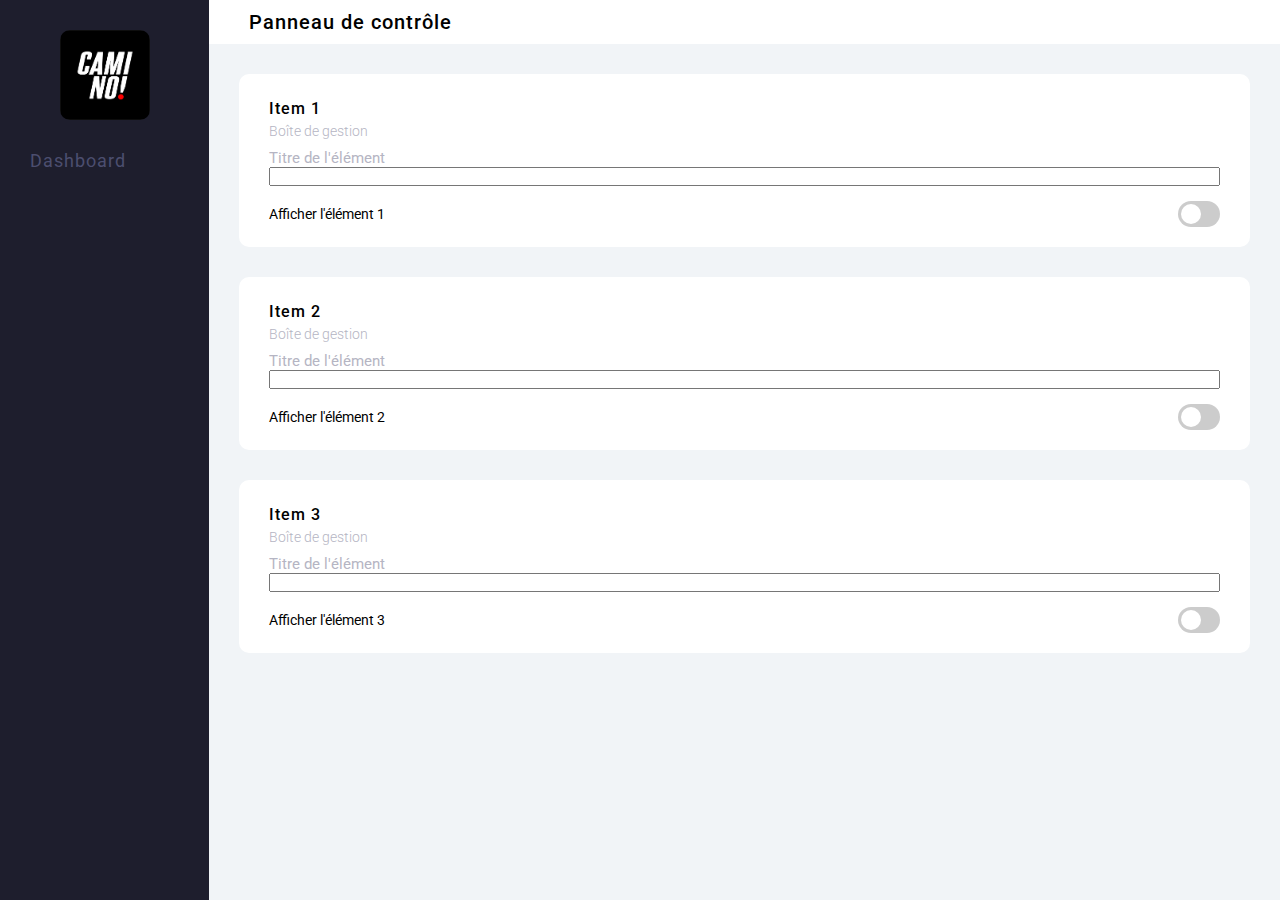
<file: dashboard.html>
<!DOCTYPE html>
<html lang="fr">
  <head>
    <meta charset="UTF-8" />
    <meta http-equiv="X-UA-Compatible" content="IE=edge" />
    <meta name="viewport" content="width=device-width, initial-scale=1.0" />
    <title>Dashboard - Camino</title>
    <link rel="stylesheet" href="./frontEnd/styles/dashboard.css" />
  </head>
  <body class="flex">

    <header class="side-bar flex">
      <div class="side-bar_logo">
        <img class="side-bar_img" src="./frontEnd/public/img/logo.jpeg" alt="Camino" />
      </div>
      <h1 class="side-bar_title">Dashboard</h1>
    </header>
  
    <main class="main-container">
      <section class="main-container_header flex">
        <h2>Panneau de contrôle</h2>
      </section>
    </main>
  
    <script src="./frontEnd/dashboard.js" type="module"></script>
  </body>
</html>
</file>
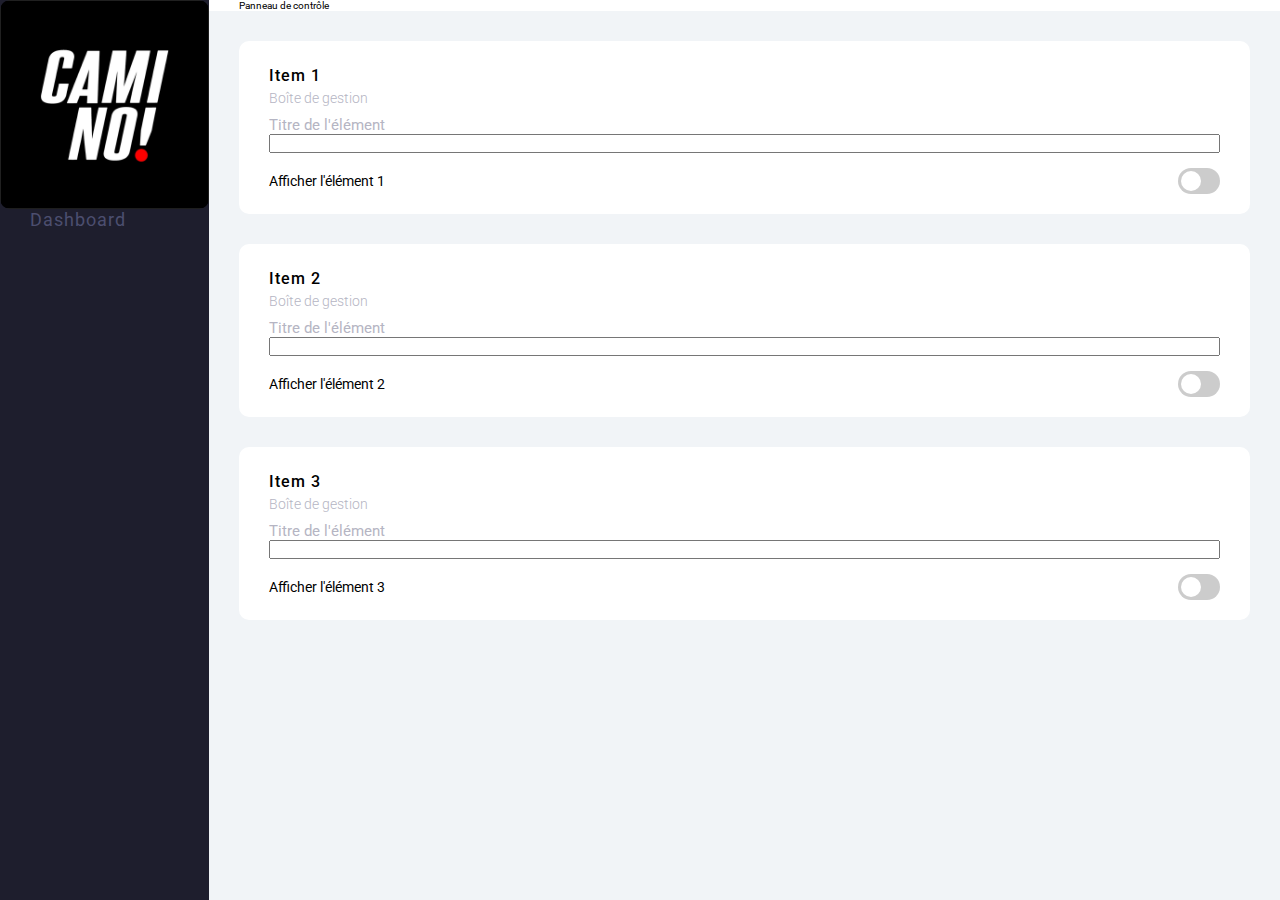
<file: frontEnd/dashboard.html>
<!DOCTYPE html>
<html lang="fr">
  <head>
    <meta charset="UTF-8" />
    <meta http-equiv="X-UA-Compatible" content="IE=edge" />
    <meta name="viewport" content="width=device-width, initial-scale=1.0" />
    <link rel="stylesheet" href="styles/dashboard.css" />
    <title>Document</title>
  </head>
  <body class="flex">
    <header class="side-bar flex">
      <img class="side-bar_img" src="/frontEnd/public/img/logo.jpeg" alt="" />
      <p class="side-bar_title">Dashboard</p>
    </header>
    <main class="main-container flex">
      <section class="main-container_header flex">
        <p>Panneau de contrôle</p>
      </section>
      <!-- <section class="main-container_card flex">
        <article class="card flex">
          <div class="card_item flex">
            <h1 class="item_name">Item 1</h1>
            <p class="item_p">Boîte de gestion</p>
          </div>
          <label class="item_titre flex" for="title-input">
            <h2 class="item_titre_h2">Titre de l'élément</h2>
            <input class="item-titre_input" type="text" id="title-input" />
          </label>
          <label class="item-display flex" for="display-element">
            <p>Afficher l'élément 1</p>
            <div class="toggle">
              <div class="slider"></div>
            </div>
            <input
              type="checkbox"
              name="display-element"
              id="display-element"
              hidden
            />
          </label>
        </article>
      </section> -->
    </main>
    <script src="./dashboard.js" type="module"></script>
  </body>
</html>
</file>
<file: frontEnd/styles/dashboard.css>
@import "./reset.css";
@import "./root.css";

/* ANIMATION DES SECTIONS AU CHARGEMENT DE LA PAGE */
@keyframes anim_opacity {
  0% { opacity: 0; }
  100% { opacity: 1; }
}

body {
  display: flex;
  height: 100vh;
  background-color: var(--third-color);
}

.flex {
  display: flex;
}

.main {
  width: 100%;
}

.side-bar {
  width: 250px;
  background-color: #1e1e2d;
  flex-direction: column;
}

.side-bar_logo {
  margin: 30px auto;
  width: 90px;
  height: 90px;
}

.side-bar_img {
  display: block;
  width: 100%;
  height: auto;
  background-size: cover;
  border-radius: 10px;
}

.side-bar_title {
  margin: 0 auto 0 30px;
  font-size: 18px;
  letter-spacing: 1px;
  color: #4c4e6f;
  font-weight: 400;
}

.main-container {
  flex-direction: column;
  width: 100%;
}

.main-container_header {
  align-items: center;
  padding-left: 30px;
  width: 100%;
  background-color: var(--primary-color);
}
.main-container_header h2 {
  padding: 10px;
  font-size: 20px;
  letter-spacing: 1px;
  font-weight: 500;
}

.main-container_card {
  display: inline-block;
  vertical-align: top;
  width: 50%;
  border: 30px solid transparent;

  animation-duration: 3s;
  animation-name: anim_opacity;
}

.card {
  padding: 20px 30px;
  background-color: var(--primary-color);
  border-radius: 10px;
  flex-direction: column;
}
.card_item {
  flex-direction: column;
  padding: 5px 0;
}
.item_name {
  font-size: 16px;
  font-weight: 500;
  letter-spacing: 1px;
}

.item_p {
  margin-top: 5px;
  font-size: 14px;
  font-weight: 300;
  color: var(--low-propertie);
}
.item_titre {
  flex-direction: column;
  text-decoration: none;
  padding: 5px 0;
}
.item_titre_h2 {
  color: var(--low-propertie);
}
.item-display {
  align-items: center;
  justify-content: space-between;
  padding: 10px 0 0 0;
  font-size: 14px;

  cursor: pointer;
}

.item-display input {
  opacity: 0;
}

.toggle {
  position: relative;
  width: 42px;
  height: 26px;
  margin-right: 30px;
  padding: 0 2px;
  border-radius: 25px;
  background-color: #ccc;

  transition: background-color 200ms ease-in;
}

.slider {
  width: 20px;
  height: 20px;
  border-radius: 25px;
  background-color: #fff;
  position: absolute;
  top: 3px;
  left: 3px;
  transition: left 200ms ease-in;
}

/* Animation du Toggle */
.item-display input:checked + .toggle {
  background-color: #069ef7;
}
.item-display input:checked + .toggle .slider {
  left: 19px;
}

.item-titre_input {
  border: none;
  outline: none;
  border-bottom: solid 1px #f0f0f3;
  transition: all 300ms;
}

.item-titre_input:focus {
  border-bottom: solid 1px #069ef7;
}

/* MEDIA QUERIES */
@media screen and (max-width: 1280px) {
  
  .main-container_card {
    display: block;
    width: 100%;
    border-bottom: 0;
  }

  .toggle {
    margin-right: 0;
  }

}
</file>
